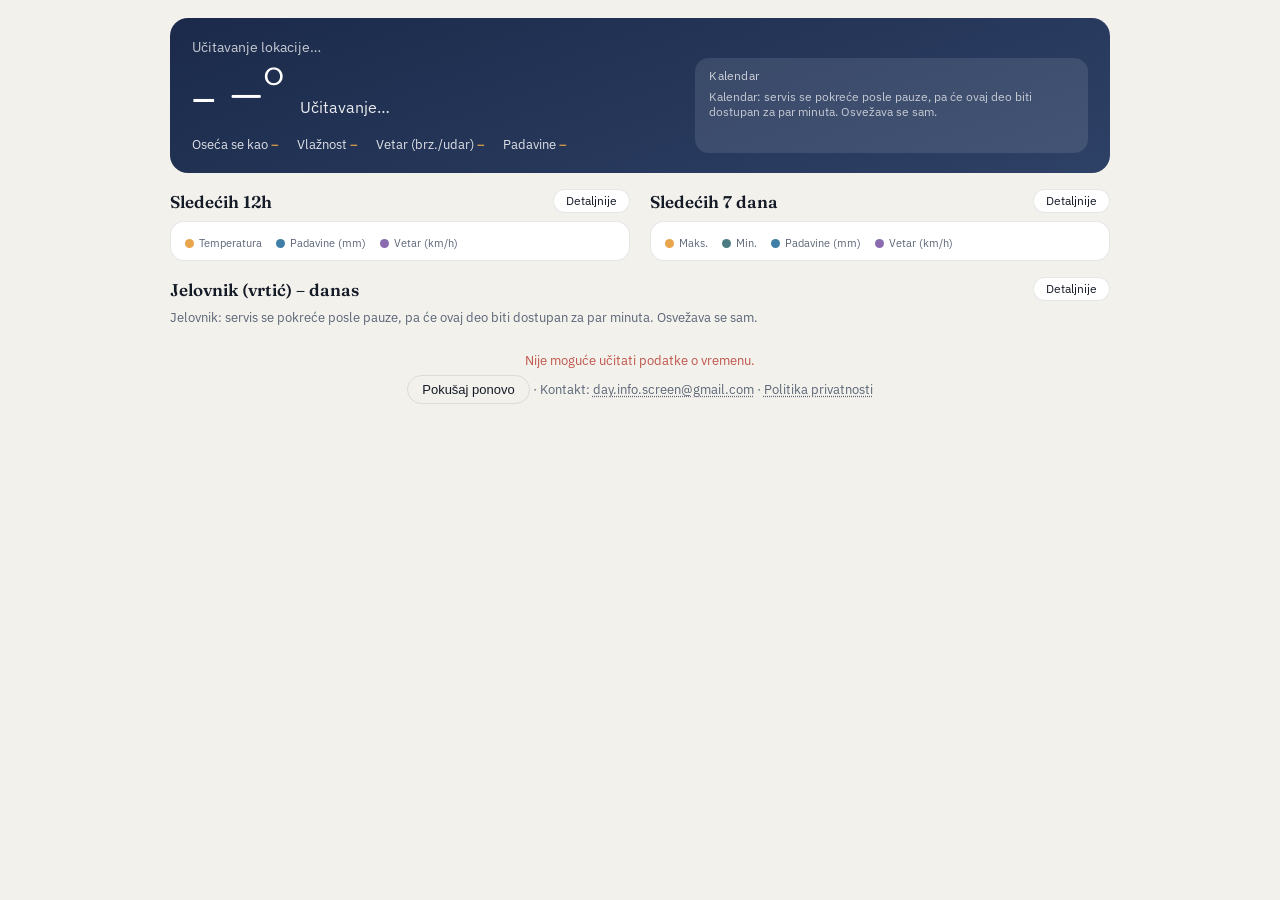
<file: index.html>
<!DOCTYPE html>
<html lang="sr">
<head>
<!-- Google tag (gtag.js) -->
<script async src="https://www.googletagmanager.com/gtag/js?id=G-FHY6W4KWC9"></script>
<script>
  window.dataLayer = window.dataLayer || [];
  function gtag(){dataLayer.push(arguments);}
  gtag('js', new Date());

  gtag('config', 'G-FHY6W4KWC9');
</script>
<meta charset="UTF-8">
<meta name="viewport" content="width=device-width, initial-scale=1, viewport-fit=cover">
<title>Info ekran</title>
<link rel="icon" type="image/svg+xml" sizes="any" href="[data-uri]">
<link rel="icon" type="image/png" sizes="32x32" href="[data-uri]">
<link rel="preconnect" href="https://fonts.googleapis.com">
<link rel="preconnect" href="https://fonts.gstatic.com" crossorigin>
<link href="https://fonts.googleapis.com/css2?family=Fraunces:opsz,wght@9..144,400;9..144,600&family=IBM+Plex+Sans:wght@400;500;600&display=swap" rel="stylesheet">
<style>
  :root{
    --sky-deep:#1b2a4a;
    --sky-mid:#2e4166;
    --amber:#e8a54b;
    --teal:#4a7c82;
    --rain:#3f7ea6;
    --wind:#8a6bb0;
    --ink:#141a26;
    --bg:#f3f1ec;
    --panel:#ffffff;
    --muted:#5b6577;
    --line:rgba(20,26,38,0.1);
    box-sizing:border-box;
    padding-top:env(safe-area-inset-top,0px);
    padding-bottom:env(safe-area-inset-bottom,0px);
  }
  @media (prefers-color-scheme: dark){
    :root:not([data-theme="light"]){
      --bg:#10141f; --panel:#1a2032; --ink:#eef0f5;
      --muted:#9aa3b8; --line:rgba(238,240,245,0.12);
    }
  }
  :root[data-theme="dark"]{
    --bg:#10141f; --panel:#1a2032; --ink:#eef0f5;
    --muted:#9aa3b8; --line:rgba(238,240,245,0.12);
  }
  html{scroll-padding-top:env(safe-area-inset-top,0px);height:100%;}
  *{box-sizing:border-box;}
  body{
    margin:0;min-height:100%;background:var(--bg);color:var(--ink);
    font-family:'IBM Plex Sans',system-ui,sans-serif;-webkit-font-smoothing:antialiased;
  }
  .wrap{max-width:640px;margin:0 auto;padding:18px 20px 36px;}
  .hero{
    background:linear-gradient(160deg,var(--sky-deep),var(--sky-mid));color:#fff;
    border-radius:18px;padding:20px 22px;margin:0 0 16px;overflow:hidden;
  }
  .hero .loc{font-size:14px;opacity:.75;margin-bottom:2px;}
  .hero-top{display:grid;grid-template-columns:1fr auto;align-items:start;gap:16px;}
  .weather-col{min-width:0;}
  .hero .now{display:flex;align-items:baseline;gap:14px;}
  .hero .temp{font-family:'Fraunces',serif;font-size:64px;font-weight:600;line-height:1;}
  .hero .desc{font-size:16px;opacity:.9;}
  .hero .icon{font-size:40px;line-height:1;}
  .aqi-block{
    text-align:center;flex-shrink:0;border-radius:14px;align-self:center;
    padding:10px 20px;min-width:120px;background:rgba(255,255,255,0.14);
  }
  .aqi-label{font-size:12px;opacity:.75;letter-spacing:.02em;}
  .aqi-num{font-family:'Fraunces',serif;font-weight:600;font-size:56px;line-height:1;}
  .aqi-cat{font-size:12px;opacity:.9;margin-top:2px;}
  .hero .meta{display:flex;gap:14px 18px;margin-top:14px;font-size:13px;opacity:.85;flex-wrap:wrap;}
  .hero .meta span b{color:var(--amber);font-weight:600;}
  @media (orientation:portrait){
    .hero-top{grid-template-columns:1fr;}
    .aqi-block{justify-self:center;margin-top:4px;}
  }
  /* kalendar je skriven dok nema šta da prikaže; JS dodaje body.cal-on kad ima stavki */
  .cal-hero, .cal-section{display:none;}
  body.cal-on .cal-section{display:block;}
  @media (orientation:landscape) and (min-width:860px){
    body.cal-on .hero-top{grid-template-columns:minmax(0,1.2fr) auto minmax(0,1fr);}
    body.cal-on .weather-col{grid-column:1;}
    body.cal-on .aqi-block{grid-column:2;}
    body.cal-on .cal-hero{
      display:block;grid-column:3;align-self:stretch;min-width:0;
      background:rgba(255,255,255,0.10);border-radius:14px;padding:10px 14px;
    }
    body.cal-on .cal-section{display:none;}
  }
  .cal-hero-label{font-size:12px;opacity:.75;letter-spacing:.02em;margin-bottom:6px;}
  .cal-hero .cal-item{color:#fff;}
  .cal-hero .cal-date{color:var(--amber);}
  .cal-hero .cal-loc{color:#fff;opacity:.75;}
  .cal-hero .cal-empty{color:rgba(255,255,255,.7);}

  .forecast-grid{display:flex;flex-direction:column;gap:18px;}
  .col{min-width:0;}
  .col-head{display:flex;align-items:center;justify-content:space-between;gap:10px;margin-bottom:8px;}
  .colTitle{
    font-family:'Fraunces',serif;font-weight:600;font-size:17px;
    margin:0;color:var(--ink);
  }
  .toggle-btn{
    flex-shrink:0;border-radius:14px;padding:5px 12px;
    border:1px solid var(--line);background:var(--panel);color:var(--ink);
    font-size:12px;line-height:1;cursor:pointer;font-family:inherit;
    transition:background .15s ease, color .15s ease, border-color .15s ease;
  }
  .toggle-btn:hover{border-color:var(--sky-deep);}
  .toggle-btn[aria-expanded="true"]{
    background:var(--sky-deep);color:#fff;border-color:var(--sky-deep);
  }
  @media (min-width:860px){
    .wrap{max-width:980px;}
    .forecast-grid{flex-direction:row;align-items:flex-start;gap:20px;}
    .col{flex:1;}
  }

  .chart-card{
    background:var(--panel);border:1px solid var(--line);border-radius:14px;
    padding:14px 14px 8px;margin-bottom:8px;
  }
  .chart-legend{display:flex;gap:14px;font-size:11px;color:var(--muted);margin-bottom:2px;}
  .chart-legend span{display:inline-flex;align-items:center;gap:5px;}
  .chart-legend i{width:9px;height:9px;border-radius:50%;display:inline-block;}

  .details{display:none;margin-top:8px;}
  .details.open{display:block;}

  .detail-card{
    background:var(--panel);border:1px solid var(--line);border-radius:14px;
    padding:14px 16px;margin-bottom:8px;
  }
  .detail-card .dtop{display:flex;align-items:center;gap:12px;}
  .detail-card .dname{width:64px;font-weight:500;font-size:14px;flex-shrink:0;}
  .detail-card .ddate{font-size:12px;color:var(--muted);display:block;}
  .detail-card .dic{font-size:24px;width:30px;text-align:center;flex-shrink:0;}
  .detail-card .ddesc{flex:1;font-size:13px;color:var(--muted);min-width:0;}
  .detail-card .drange{font-size:14px;font-weight:600;white-space:nowrap;}
  .detail-card .drange .lo{color:var(--muted);font-weight:400;}
  .detail-card .dstats{
    display:flex;flex-wrap:wrap;gap:4px 16px;margin-top:10px;
    border-top:1px solid var(--line);padding-top:10px;
  }
  .detail-card .dstat{font-size:12px;color:var(--muted);white-space:nowrap;}
  .detail-card .dstat b{color:var(--ink);font-weight:500;}
  .menu-status{font-size:13px;color:var(--muted);margin-bottom:8px;}
  .menu-status:empty{display:none;}
  .menu-today-grid{
    display:grid;grid-template-columns:repeat(4,1fr);gap:10px;margin-bottom:10px;
  }
  @media (max-width:640px){ .menu-today-grid{grid-template-columns:repeat(2,1fr);} }
  @media (orientation:portrait){ .menu-today-grid{grid-template-columns:1fr;} }
  .meal-cell{
    background:var(--panel);border:1px solid var(--line);border-radius:12px;
    padding:10px 12px;
  }
  .meal-cell .meal-label{
    font-size:11px;color:var(--muted);text-transform:uppercase;letter-spacing:.03em;
    margin-bottom:5px;display:flex;align-items:center;gap:5px;
  }
  .meal-cell .meal-value{font-size:13px;color:var(--ink);line-height:1.45;}
  .meal-paren{color:var(--muted);}
  /* hint umesto zagrada samo u landscape-u i samo na uređajima sa mišem (hover);
     na ekranima osetljivim na dodir tekst u zagradama ostaje vidljiv */
  @media (orientation:landscape) and (hover:hover){
    .meal-paren{display:none;}
    .meal-cell .meal-value[title]{border-bottom:1px dotted var(--muted);cursor:help;}
  }

  .cal-section{margin-bottom:16px;}
  .cal-list{
    background:var(--panel);border:1px solid var(--line);border-radius:12px;
    padding:8px 14px;
  }
  .cal-item{font-size:13px;line-height:1.5;padding:3px 0;color:var(--ink);}
  .cal-date{font-weight:600;white-space:nowrap;}
  .cal-loc{color:var(--muted);}
  .cal-empty{font-size:12px;color:var(--muted);}

  .menu-section{margin-top:8px;}
  .menu-card{
    background:var(--panel);border:1px solid var(--line);border-radius:14px;
    padding:16px;text-align:center;
  }
  .menu-img{max-width:100%;border-radius:10px;display:block;margin:0 auto;}
  .menu-fallback{
    color:#c0554a;font-size:13px;padding:22px 10px;
  }
  .menu-fallback.waiting{color:var(--muted);}
  .menu-link{
    display:inline-block;margin-top:12px;font-size:13px;color:var(--sky-deep);text-decoration:none;
    border:1px solid var(--line);border-radius:20px;padding:7px 14px;
  }
  @media (prefers-color-scheme: dark){ :root:not([data-theme="light"]) .menu-link{color:#9db4ea;} }
  :root[data-theme="dark"] .menu-link{color:#9db4ea;}

  .status{font-size:13px;color:var(--muted);margin-top:18px;text-align:center;}
  .status a{color:inherit;text-decoration:underline dotted;text-underline-offset:2px;}
  .status button{
    background:none;border:1px solid var(--line);color:var(--ink);
    padding:6px 14px;border-radius:20px;font-size:13px;cursor:pointer;margin-top:6px;
  }
  .err{color:#c0554a;}
</style>
</head>
<body>
<div class="wrap">

  <div class="hero" id="hero">
    <div class="loc" id="loc">Učitavanje lokacije…</div>
    <div class="hero-top">
      <div class="weather-col">
        <div class="now">
          <div class="icon" id="heroIcon">–</div>
          <div class="temp" id="heroTemp">–°</div>
          <div class="desc" id="heroDesc">Učitavanje…</div>
        </div>
        <div class="meta">
          <span>Oseća se kao <b id="heroFeels">–</b></span>
          <span>Vlažnost <b id="heroHum">–</b></span>
          <span>Vetar (brz./udar) <b id="heroWind">–</b></span>
          <span>Padavine <b id="heroPrecip">–</b></span>
        </div>
      </div>
      <div class="aqi-block" id="aqiBlock" style="display:none;">
        <div class="aqi-label">AQI</div>
        <div class="aqi-num" id="aqiNum">–</div>
        <div class="aqi-cat" id="aqiCat">–</div>
      </div>
      <div class="cal-hero" id="calHero">
        <div class="cal-hero-label">Kalendar</div>
        <div id="calHeroBody"><div class="cal-empty">Učitavanje…</div></div>
      </div>
    </div>
  </div>

  <section class="cal-section">
    <div class="col-head">
      <h2 class="colTitle">Kalendar</h2>
    </div>
    <div class="cal-list" id="calBody"><div class="cal-empty">Učitavanje…</div></div>
  </section>

  <div class="forecast-grid">
    <section class="col">
      <div class="col-head">
        <h2 class="colTitle">Sledećih 12h</h2>
        <button class="toggle-btn" id="hourlyBtn" aria-expanded="false">Detaljnije</button>
      </div>
      <div class="chart-card">
        <div class="chart-legend"><span><i style="background:var(--amber)"></i>Temperatura</span><span><i style="background:var(--rain)"></i>Padavine (mm)</span><span><i style="background:var(--wind)"></i>Vetar (km/h)</span></div>
        <div id="hourlyChart"></div>
      </div>
      <div class="details" id="hourlyDetails"></div>
    </section>

    <section class="col">
      <div class="col-head">
        <h2 class="colTitle">Sledećih 7 dana</h2>
        <button class="toggle-btn" id="dailyBtn" aria-expanded="false">Detaljnije</button>
      </div>
      <div class="chart-card">
        <div class="chart-legend">
          <span><i style="background:var(--amber)"></i>Maks.</span>
          <span><i style="background:var(--teal)"></i>Min.</span>
          <span><i style="background:var(--rain)"></i>Padavine (mm)</span>
          <span><i style="background:var(--wind)"></i>Vetar (km/h)</span>
        </div>
        <div id="dailyChart"></div>
      </div>
      <div class="details" id="dailyDetails"></div>
    </section>
  </div>

  <section class="menu-section">
    <div class="col-head">
      <h2 class="colTitle">Jelovnik (vrtić) – <span id="menuDanName">danas</span></h2>
      <button class="toggle-btn" id="menuImgBtn" aria-expanded="false">Detaljnije</button>
    </div>

    <div class="menu-status" id="menuTodayStatus"></div>
    <div class="menu-today-grid" id="menuTodayStats"></div>

    <div class="details" id="menuImgDetails">
      <div class="menu-card" id="menuCard">
        <img id="menuImg" class="menu-img" alt="Jelovnik vrtić" style="display:none;">
        <div id="menuFallback" class="menu-fallback" style="display:none;">
          Slika se nije učitala (servis ili sajt trenutno nije dostupan).
        </div>
        <a id="menuLink" class="menu-link" target="_blank" rel="noopener">Otvori jelovnik na sajtu ↗</a>
      </div>
    </div>
  </section>

  <div class="status">
    <span id="status">Podaci: Open-Meteo</span>
    <span class="status-contact"> · Kontakt: <a href="mailto:day.info.screen@gmail.com">day.info.screen@gmail.com</a></span>
    <span class="status-contact"> · <a href="privacy.html">Politika privatnosti</a></span>
  </div>
</div>

<script>
const WMO = {
  0:['☀️','Vedro'],1:['🌤️','Pretežno vedro'],2:['⛅','Delimično oblačno'],3:['☁️','Oblačno'],
  45:['🌫️','Magla'],48:['🌫️','Slana magla'],
  51:['🌦️','Slaba rosulja'],53:['🌦️','Rosulja'],55:['🌦️','Jaka rosulja'],
  56:['🌧️','Ledena rosulja'],57:['🌧️','Jaka ledena rosulja'],
  61:['🌧️','Slaba kiša'],63:['🌧️','Kiša'],65:['🌧️','Jaka kiša'],
  66:['🌧️','Ledena kiša'],67:['🌧️','Jaka ledena kiša'],
  71:['🌨️','Slab sneg'],73:['🌨️','Sneg'],75:['❄️','Jak sneg'],77:['❄️','Snežna zrna'],
  80:['🌦️','Slabi pljuskovi'],81:['🌧️','Pljuskovi'],82:['⛈️','Jaki pljuskovi'],
  85:['🌨️','Snežni pljuskovi'],86:['❄️','Jaki snežni pljuskovi'],
  95:['⛈️','Grmljavina'],96:['⛈️','Grmljavina sa gradom'],99:['⛈️','Jaka grmljavina sa gradom']
};
const dayShort = ['Ned','Pon','Uto','Sre','Čet','Pet','Sub'];
const BELGRADE = {lat:44.8125, lon:20.4612, name:'Beograd'};

function wmoInfo(code){ return WMO[code] || ['🌡️','Vreme']; }
function windLabel(speed, gust){ return Math.round(speed) + '/' + Math.round(gust) + ' km/h'; }

function buildUrl(lat, lon){
  return `https://api.open-meteo.com/v1/forecast?latitude=${lat}&longitude=${lon}` +
    `&hourly=temperature_2m,relative_humidity_2m,apparent_temperature,precipitation,wind_speed_10m,wind_gusts_10m,weather_code` +
    `&daily=weather_code,temperature_2m_max,temperature_2m_min,precipitation_sum,wind_speed_10m_max,wind_gusts_10m_max,uv_index_max,uv_index_clear_sky_max` +
    `&timezone=auto&forecast_days=8`;
}

function buildAqiUrl(lat, lon){
  return `https://air-quality-api.open-meteo.com/v1/air-quality?latitude=${lat}&longitude=${lon}` +
    `&current=us_aqi,european_aqi&timezone=auto`;
}

function aqiCategory(aqi){
  if(aqi<=50)  return {label:'Dobar', color:'#5fa777'};
  if(aqi<=100) return {label:'Umeren', color:'#d8b84a'};
  if(aqi<=150) return {label:'Nezdrav za osetljive grupe', color:'#dd8a45'};
  if(aqi<=200) return {label:'Nezdrav', color:'#c0554a'};
  if(aqi<=300) return {label:'Vrlo nezdrav', color:'#8a5aa8'};
  return {label:'Opasan', color:'#7a3b40'};
}

function contrastText(hex){
  const c = hex.replace('#','');
  const r = parseInt(c.substr(0,2),16), g = parseInt(c.substr(2,2),16), b = parseInt(c.substr(4,2),16);
  const lum = (0.299*r + 0.587*g + 0.114*b) / 255;
  return lum > 0.6 ? '#141a26' : '#ffffff';
}

function findCurrentIndex(times){
  const now = new Date();
  for(let i=0;i<times.length;i++){ if(new Date(times[i]) >= now) return i; }
  return 0;
}

/* ---- generic SVG line chart ---- */
function svgLineChart(labels, series, height){
  const hasLeftAxis = series.some(s=>s.axisUnit && s.axisSide === 'left');
  const hasRightAxis = series.some(s=>s.axisUnit && s.axisSide !== 'left');
  const W=600, H=height, padL=hasLeftAxis?44:16, padR=hasRightAxis?44:16, padT=24, padB=22;
  const plotW=W-padL-padR, plotH=H-padT-padB;
  const n = labels.length;
  const x = i => padL + (n===1 ? plotW/2 : i*(plotW/(n-1)));

  const groups = {};
  series.forEach(s=>{
    const g = s.scaleGroup || 'main';
    (groups[g] = groups[g] || []).push(s);
  });
  const range = {};
  Object.keys(groups).forEach(g=>{
    const zeroBase = groups[g].some(s=>s.zeroBase);
    const vals = groups[g].flatMap(s=>s.values);
    let min = zeroBase ? 0 : Math.min(...vals);
    let max = Math.max(...vals);
    if(max <= min) max = min + 1;
    range[g] = {min,max};
  });
  const y = (v,g) => { const r=range[g]; return padT + plotH - ((v-r.min)/(r.max-r.min))*plotH; };

  let svg = `<svg viewBox="0 0 ${W} ${H}" preserveAspectRatio="none" style="width:100%;height:${H}px;display:block;font-family:'IBM Plex Sans',sans-serif;">`;

  series.forEach(s=>{
    const g = s.scaleGroup || 'main';
    const pts = s.values.map((v,i)=>`${x(i)},${y(v,g)}`).join(' ');
    if(s.area){
      svg += `<polygon points="${x(0)},${padT+plotH} ${pts} ${x(n-1)},${padT+plotH}" fill="${s.color}" opacity="0.12"/>`;
    }
    svg += `<polyline points="${pts}" fill="none" stroke="${s.color}" stroke-width="2.5" stroke-linejoin="round" stroke-linecap="round" ${s.dash?`stroke-dasharray="${s.dash}"`:''}/>`;
    s.values.forEach((v,i)=>{
      svg += `<circle cx="${x(i)}" cy="${y(v,g)}" r="2.8" fill="${s.color}"/>`;
      if(s.showValues!==false){
        svg += `<text x="${x(i)}" y="${y(v,g)+(s.labelBelow?16:-8)}" font-size="10" text-anchor="middle" fill="${s.color}">${s.unit==='mm' ? v.toFixed(1) : Math.round(v)+'°'}</text>`;
      }
    });
  });

  // bočne ose: gore je maksimum u prikazanom periodu, 0 je dno grafika
  // (padavine su na desnoj strani, vetar na levoj)
  series.forEach(s=>{
    if(!s.axisUnit) return;
    const left = s.axisSide === 'left';
    const digits = s.axisDigits === undefined ? 1 : s.axisDigits;
    const fmt = v => String(+v.toFixed(digits));
    const tx = left ? 3 : W - 3;
    const anchor = left ? 'start' : 'end';
    const realMax = Math.max(...s.values);
    if(realMax > 0){
      svg += `<text x="${tx}" y="${padT + 9}" font-size="9" text-anchor="${anchor}" fill="${s.color}">${fmt(realMax)} ${s.axisUnit}</text>`;
      svg += `<text x="${tx}" y="${padT + plotH}" font-size="9" text-anchor="${anchor}" fill="${s.color}">0</text>`;
    } else {
      svg += `<text x="${tx}" y="${padT + plotH - 4}" font-size="9" text-anchor="${anchor}" fill="${s.color}">0 ${s.axisUnit}</text>`;
    }
  });

  labels.forEach((lab,i)=>{
    svg += `<text x="${x(i)}" y="${H-6}" font-size="10" text-anchor="middle" fill="var(--muted)">${lab}</text>`;
  });

  svg += `</svg>`;
  return svg;
}

/* ---- hero ---- */
function renderHero(data, locLabel){
  const h = data.hourly;
  const idx = findCurrentIndex(h.time);
  const [icon, desc] = wmoInfo(h.weather_code[idx]);
  document.getElementById('loc').textContent = locLabel;
  document.getElementById('heroIcon').textContent = icon;
  document.getElementById('heroTemp').textContent = Math.round(h.temperature_2m[idx]) + '°';
  document.getElementById('heroDesc').textContent = desc;
  document.getElementById('heroWind').textContent = windLabel(h.wind_speed_10m[idx], h.wind_gusts_10m[idx]);
  document.getElementById('heroFeels').textContent = Math.round(h.apparent_temperature[idx]) + '°';
  document.getElementById('heroHum').textContent = h.relative_humidity_2m[idx] + '%';
  document.getElementById('heroPrecip').textContent = h.precipitation[idx] + ' mm';
}

function renderAqi(aqiData){
  const block = document.getElementById('aqiBlock');
  const aqi = aqiData && aqiData.current ? aqiData.current.us_aqi : null;
  if(aqi==null){ block.style.display = 'none'; return; }
  const cat = aqiCategory(aqi);
  const text = contrastText(cat.color);
  block.style.background = cat.color;
  block.style.color = text;
  document.getElementById('aqiNum').textContent = aqi;
  document.getElementById('aqiCat').textContent = cat.label;
  block.style.display = 'block';
}

/* ---- hourly: chart + details ---- */
function renderHourly(data){
  const h = data.hourly;
  const start = findCurrentIndex(h.time);
  const idxs = [];
  for(let i=start; i<start+12 && i<h.time.length; i++) idxs.push(i);

  const labels = idxs.map((i,k)=> k===0 ? 'Sada' : String(new Date(h.time[i]).getHours()).padStart(2,'0')+'h');
  const temps = idxs.map(i => h.temperature_2m[i]);
  const precips = idxs.map(i => h.precipitation[i]);
  const winds = idxs.map(i => h.wind_speed_10m[i]);
  document.getElementById('hourlyChart').innerHTML = svgLineChart(labels, [
    {values:temps, color:'var(--amber)'},
    {values:precips, color:'var(--rain)', scaleGroup:'precip', zeroBase:true, unit:'mm', axisUnit:'mm', showValues:false, dash:'4,3'},
    {values:winds, color:'var(--wind)', scaleGroup:'wind', zeroBase:true, unit:'km/h', axisUnit:'km/h', axisSide:'left', axisDigits:0, showValues:false, dash:'1,3'}
  ], 150);

  const det = document.getElementById('hourlyDetails');
  det.innerHTML = '';
  idxs.forEach((i,k)=>{
    const d = new Date(h.time[i]);
    const hh = String(d.getHours()).padStart(2,'0') + ':00';
    const [icon, desc] = wmoInfo(h.weather_code[i]);
    const temp = Math.round(h.temperature_2m[i]);
    const feels = Math.round(h.apparent_temperature[i]);
    det.insertAdjacentHTML('beforeend', `
      <div class="detail-card">
        <div class="dtop">
          <div class="dname">${k===0 ? 'Sada' : hh}</div>
          <div class="dic">${icon}</div>
          <div class="ddesc">${desc}</div>
          <div class="drange">${temp}°</div>
        </div>
        <div class="dstats">
          <div class="dstat">🌡️ oseća se <b>${feels}°</b></div>
          <div class="dstat">💧 padavine <b>${h.precipitation[i]} mm</b></div>
          <div class="dstat">💦 vlažnost <b>${h.relative_humidity_2m[i]}%</b></div>
          <div class="dstat">💨 vetar (brz./udar) <b>${windLabel(h.wind_speed_10m[i], h.wind_gusts_10m[i])}</b></div>
        </div>
      </div>
    `);
  });
}

/* ---- daily: chart + details ---- */
function renderDaily(data){
  const dl = data.daily;
  const n = Math.min(7, dl.time.length);
  const today = new Date(); today.setHours(0,0,0,0);

  const labels = [];
  for(let i=0;i<n;i++){
    const d = new Date(dl.time[i]);
    labels.push(d.getTime()===today.getTime() ? 'Danas' : dayShort[d.getDay()]);
  }
  const maxT = dl.temperature_2m_max.slice(0,n);
  const minT = dl.temperature_2m_min.slice(0,n);
  const precipSum = dl.precipitation_sum.slice(0,n);
  const windMax = dl.wind_speed_10m_max.slice(0,n);
  document.getElementById('dailyChart').innerHTML = svgLineChart(labels, [
    {values:maxT, color:'var(--amber)'},
    {values:minT, color:'var(--teal)', labelBelow:true},
    {values:precipSum, color:'var(--rain)', scaleGroup:'precip', zeroBase:true, unit:'mm', axisUnit:'mm', showValues:false, dash:'4,3'},
    {values:windMax, color:'var(--wind)', scaleGroup:'wind', zeroBase:true, unit:'km/h', axisUnit:'km/h', axisSide:'left', axisDigits:0, showValues:false, dash:'1,3'}
  ], 150);

  const det = document.getElementById('dailyDetails');
  det.innerHTML = '';
  for(let i=0;i<n;i++){
    const d = new Date(dl.time[i]);
    const isToday = d.getTime() === today.getTime();
    const [icon, desc] = wmoInfo(dl.weather_code[i]);
    const max = Math.round(dl.temperature_2m_max[i]);
    const min = Math.round(dl.temperature_2m_min[i]);
    const uv = Math.round(dl.uv_index_max[i]*10)/10;
    const uvClear = Math.round(dl.uv_index_clear_sky_max[i]*10)/10;
    det.insertAdjacentHTML('beforeend', `
      <div class="detail-card">
        <div class="dtop">
          <div class="dname">${isToday ? 'Danas' : dayShort[d.getDay()]}<span class="ddate">${d.getDate()}.${d.getMonth()+1}.</span></div>
          <div class="dic">${icon}</div>
          <div class="ddesc">${desc}</div>
          <div class="drange">${max}° <span class="lo">${min}°</span></div>
        </div>
        <div class="dstats">
          <div class="dstat">💧 padavine <b>${dl.precipitation_sum[i]} mm</b></div>
          <div class="dstat">💨 vetar (brz./udar) <b>${windLabel(dl.wind_speed_10m_max[i], dl.wind_gusts_10m_max[i])}</b></div>
          <div class="dstat">☀️ UV maks (obl./vedro) <b>${uv} / ${uvClear}</b></div>
        </div>
      </div>
    `);
  }
}

document.getElementById('hourlyBtn').addEventListener('click', (e) => {
  const d = document.getElementById('hourlyDetails');
  const open = d.classList.toggle('open');
  e.currentTarget.setAttribute('aria-expanded', open);
  e.currentTarget.textContent = open ? 'Sakrij' : 'Detaljnije';
});
document.getElementById('dailyBtn').addEventListener('click', (e) => {
  const d = document.getElementById('dailyDetails');
  const open = d.classList.toggle('open');
  e.currentTarget.setAttribute('aria-expanded', open);
  e.currentTarget.textContent = open ? 'Sakrij' : 'Detaljnije';
});

let lastLocation = null;   // poslednja korišćena lokacija, da osvežavanje ne traži dozvolu ponovo

async function loadWeather(lat, lon, locLabel, silent = false){
  lastLocation = {lat, lon, locLabel};
  const status = document.getElementById('status');
  try{
    const res = await fetch(buildUrl(lat, lon));
    if(!res.ok) throw new Error('Mrežna greška');
    const data = await res.json();
    renderHero(data, locLabel);
    renderHourly(data);
    renderDaily(data);
    status.innerHTML = 'Podaci: Open-Meteo · ažurirano ' +
      new Date().toLocaleTimeString('sr-RS',{hour:'2-digit',minute:'2-digit'});
  }catch(e){
    if(silent) return;   // osvežavanje u pozadini ne briše prikazane podatke; vreme "ažurirano" pokazuje koliko su stari
    status.innerHTML = '<span class="err">Nije moguće učitati podatke o vremenu.</span><br><button onclick="init()">Pokušaj ponovo</button>';
    return;
  }
  try{
    const aqiRes = await fetch(buildAqiUrl(lat, lon));
    if(aqiRes.ok) renderAqi(await aqiRes.json());
  }catch(e){ /* AQI je opcioni podatak - tiho preskačemo ako ne uspe */ }
}

function init(){
  document.getElementById('status').textContent = 'Učitavanje…';
  if(navigator.geolocation){
    const timeout = setTimeout(() => {
      loadWeather(BELGRADE.lat, BELGRADE.lon, BELGRADE.name + ' (podrazumevano)');
    }, 4000);
    navigator.geolocation.getCurrentPosition(
      pos => { clearTimeout(timeout); loadWeather(pos.coords.latitude, pos.coords.longitude, 'Vaša lokacija'); },
      () => { clearTimeout(timeout); loadWeather(BELGRADE.lat, BELGRADE.lon, BELGRADE.name + ' (podrazumevano)'); },
      {timeout:4000}
    );
  } else {
    loadWeather(BELGRADE.lat, BELGRADE.lon, BELGRADE.name + ' (podrazumevano)');
  }
}

/* ---- Jelovnik (vrtić) ---- */
// Servis radi scraping + AI čitanje tabele server-side (bez CORS problema).
const MENU_SERVICE_BASE = 'https://jelovnik-service.onrender.com';
const MENU_IMG_URL = MENU_SERVICE_BASE + '/jelovnik/vrtic';
const MENU_TODAY_URL = MENU_SERVICE_BASE + '/jelovnik/vrtic/danas';

/* ---- Servis na Render-u se uspava posle pauze; prvo buđenje može da traje i par minuta ---- */
const WAKE_NOTICE_AFTER_MS = 5000;    // posle ovoliko čekanja korisnik dobija poruku
const WAKE_POLL_MS = 8000;            // razmak između provera da li je servis ustao
const WAKE_MAX_MS = 5 * 60 * 1000;    // koliko dugo čekamo pre nego što odustanemo
const REQUEST_TIMEOUT_MS = 90000;     // Render drži zahtev dok se servis ne podigne
const WAKE_NOTE = 'servis se pokreće posle pauze, pa će ovaj deo biti dostupan za par minuta. Osvežava se sam.';
let serviceReady = false;
let wakeProbe = null;

function sleep(ms){ return new Promise(resolve => setTimeout(resolve, ms)); }

// Vraća {ok, body}. Baca grešku kad odgovor nije od našeg servisa (nema veze, istekao rok,
// ili Render-ova stranica "budi se" umesto JSON-a) - to tumačimo kao "servis se još budi".
async function serviceJson(url, timeoutMs){
  const ctrl = new AbortController();
  const timer = setTimeout(() => ctrl.abort(), timeoutMs);
  try{
    const res = await fetch(url, {signal: ctrl.signal});
    if(res.status === 429){
      return {ok: false, body: {greska: 'Previše zahteva ka servisu. Pokušaj ponovo za nekoliko minuta.'}};
    }
    const body = await res.json();
    if(!res.ok && !(body && body.greska)) throw new Error('nije odgovor servisa');
    serviceReady = true;
    return {ok: res.ok, body};
  }finally{
    clearTimeout(timer);
  }
}

// Jedna zajednička provera za sve delove stranice: čeka da servis odgovori na početnu putanju.
function probeService(){
  if(!wakeProbe){
    wakeProbe = (async () => {
      const started = Date.now();
      while(Date.now() - started < WAKE_MAX_MS){
        try{
          const r = await serviceJson(MENU_SERVICE_BASE + '/?t=' + Date.now(), 10000);
          if(r.ok && r.body && r.body.status === 'ok') return true;
        }catch(e){ /* još se ne javlja */ }
        await sleep(WAKE_POLL_MS);
      }
      return false;
    })();
  }
  return wakeProbe;
}

// Dohvata podatke sa servisa. Dok čeka duže od WAKE_NOTICE_AFTER_MS (ili ako zahtev propadne)
// poziva onWaiting() da prikaže poruku; kad servis ustane, zahtev se ponavlja.
async function fetchServiceData(url, onWaiting){
  const noticeTimer = setTimeout(onWaiting, WAKE_NOTICE_AFTER_MS);
  try{
    return await serviceJson(url, REQUEST_TIMEOUT_MS);
  }catch(e){
    onWaiting();
    if(!(await probeService())) throw new Error('servis nije dostupan');
    return await serviceJson(url, REQUEST_TIMEOUT_MS);
  }finally{
    clearTimeout(noticeTimer);
  }
}
/* ---- kraj: buđenje servisa ---- */

// Tekst u zagradama (npr. alergeni) ostaje u HTML-u kao <span class="meal-paren">;
// CSS ga u landscape prikazu sakriva, a isti tekst je dostupan kao hint (title) na hover.
// U portretu se prikazuje ceo tekst, zajedno sa zagradama.
function mealCellHtml(emoji, label, text){
  text = text || '';
  const hints = [];
  const re = /(\s*)\(([^)]*)\)/g;   // razmak ispred zagrade ulazi u span, da nestane zajedno sa njom
  let html = '', last = 0, m;
  while((m = re.exec(text)) !== null){
    html += escapeHtml(text.slice(last, m.index));
    html += `<span class="meal-paren">${escapeHtml(m[1] + '(' + m[2] + ')')}</span>`;
    hints.push(m[2].trim());
    last = m.index + m[0].length;
  }
  html = (html + escapeHtml(text.slice(last))).trim();
  const hint = hints.join('; ');
  const titleAttr = hint ? ` title="${escapeHtml(hint).replace(/"/g, '&quot;')}"` : '';
  return `<div class="meal-cell"><div class="meal-label">${emoji} ${label}</div><div class="meal-value"${titleAttr}>${html || '–'}</div></div>`;
}

async function loadMenuToday(silent = false){
  const nameEl = document.getElementById('menuDanName');
  const statusEl = document.getElementById('menuTodayStatus');
  const statsEl = document.getElementById('menuTodayStats');
  try{
    const {body: data} = await fetchServiceData(MENU_TODAY_URL, () => {
      if(!silent) statusEl.textContent = 'Jelovnik: ' + WAKE_NOTE;
    });
    if(silent && data.greska) return;   // osvežavanje u pozadini ne briše prikazani jelovnik greškom

    nameEl.textContent = data.dan || '–';

    if(data.poruka){
      statusEl.textContent = data.poruka;
      statsEl.innerHTML = '';
      return;
    }
    if(data.greska){
      statusEl.textContent = data.greska;
      statsEl.innerHTML = '';
      return;
    }

    statusEl.textContent = '';
    statsEl.innerHTML =
      mealCellHtml('🍳', 'Doručak', data.dorucak) +
      mealCellHtml('🍎', 'Voće', data.voce) +
      mealCellHtml('🥪', 'Užina', data.uzina) +
      mealCellHtml('🍽️', 'Ručak', data.rucak);
  }catch(e){
    if(silent) return;
    statusEl.textContent = 'Nije moguće učitati jelovnik za danas.';
    statsEl.innerHTML = '';
  }
}

let menuImgLoaded = false;
function renderMenu(){
  if(menuImgLoaded) return;
  menuImgLoaded = true;
  const img = document.getElementById('menuImg');
  const fallback = document.getElementById('menuFallback');
  const link = document.getElementById('menuLink');

  link.href = MENU_IMG_URL;
  const IMG_ERROR = 'Slika se nije učitala (servis ili sajt trenutno nije dostupan).';
  const loadImage = () => {
    fallback.classList.remove('waiting');
    img.onload = () => { img.style.display = 'block'; fallback.style.display = 'none'; };
    img.onerror = () => { img.style.display = 'none'; fallback.textContent = IMG_ERROR; fallback.style.display = 'block'; };
    // cache-bust da izbegnemo zaglavljenu browser keš sliku od prošle nedelje
    img.src = MENU_IMG_URL + '?t=' + Date.now();
  };

  if(serviceReady){ loadImage(); return; }
  // servis se možda budi: sliku tražimo tek kad odgovori
  fallback.textContent = 'Slika jelovnika: ' + WAKE_NOTE;
  fallback.classList.add('waiting');
  fallback.style.display = 'block';
  probeService().then(ok => {
    if(ok){ loadImage(); return; }
    fallback.classList.remove('waiting');
    fallback.textContent = IMG_ERROR;
  });
}

document.getElementById('menuImgBtn').addEventListener('click', (e) => {
  const d = document.getElementById('menuImgDetails');
  const open = d.classList.toggle('open');
  e.currentTarget.setAttribute('aria-expanded', open);
  e.currentTarget.textContent = open ? 'Sakrij' : 'Detaljnije';
  if(open) renderMenu();
});

/* ---- Kalendar (preko backend servisa) ---- */
const CALENDAR_URL = MENU_SERVICE_BASE + '/calendar/next-days';

function escapeHtml(s){
  return String(s).replace(/&/g, '&amp;').replace(/</g, '&lt;').replace(/>/g, '&gt;');
}

function calendarItemsHtml(data){
  const items = [];
  data.days.forEach(day => {
    const [y, m, d] = day.date.split('-').map(Number);
    const dateLabel = `${dayShort[new Date(y, m - 1, d).getDay()]} ${String(d).padStart(2, '0')}.${String(m).padStart(2, '0')}.`;
    day.events.forEach(ev => {
      if(ev.continues) return; // nastavak događaja koji je već naveden na svom prvom danu
      const loc = ev.location ? ` · <span class="cal-loc">${escapeHtml(ev.location)}</span>` : '';
      const when = ev.time ? `${dateLabel} ${ev.time}` : dateLabel;
      items.push(`<div class="cal-item"><span class="cal-date">${when}</span> · <span class="cal-title">${escapeHtml(ev.title)}</span>${loc}</div>`);
    });
  });
  return items.join('');
}

// isti sadržaj ide u oba bloka; CSS (orijentacija) bira koji je vidljiv
function setCalendarHtml(html){
  document.getElementById('calBody').innerHTML = html;
  document.getElementById('calHeroBody').innerHTML = html;
}

async function initCalendar(silent = false){
  try{
    const {ok, body: data} = await fetchServiceData(CALENDAR_URL, () => {
      if(silent) return;
      setCalendarHtml('<div class="cal-empty">Kalendar: ' + WAKE_NOTE + '</div>');
      document.body.classList.add('cal-on');
    });
    if(!ok || data.greska) throw new Error(data.greska || 'greška');
    const html = calendarItemsHtml(data);
    // bez događaja kalendar se uopšte ne prikazuje
    if(html) setCalendarHtml(html);
    document.body.classList.toggle('cal-on', !!html);
  }catch(e){
    if(silent) return;   // osvežavanje u pozadini zadržava ono što je već prikazano
    // greška ostaje vidljiva, da se ne bi pogrešno zaključilo da nema događaja
    setCalendarHtml('<div class="cal-empty">Kalendar trenutno nije dostupan.</div>');
    document.body.classList.add('cal-on');
  }
}

/* ---- Automatsko osvežavanje: stranica radi kao ekran koji stoji uključen ---- */
const REFRESH_MS = 10 * 60 * 1000;   // vreme, jelovnik i kalendar se osvežavaju na 10 minuta
let lastRefresh = Date.now();

function refreshAll(){
  lastRefresh = Date.now();
  if(lastLocation) loadWeather(lastLocation.lat, lastLocation.lon, lastLocation.locLabel, true);
  loadMenuToday(true);
  initCalendar(true);
}

setInterval(refreshAll, REFRESH_MS);
// pregledači usporavaju tajmere dok je kartica skrivena, pa pri povratku osveži ako su podaci stari
document.addEventListener('visibilitychange', () => {
  if(!document.hidden && Date.now() - lastRefresh > REFRESH_MS) refreshAll();
});

init();
loadMenuToday();
initCalendar();
</script>
</body>
</html>
</file>
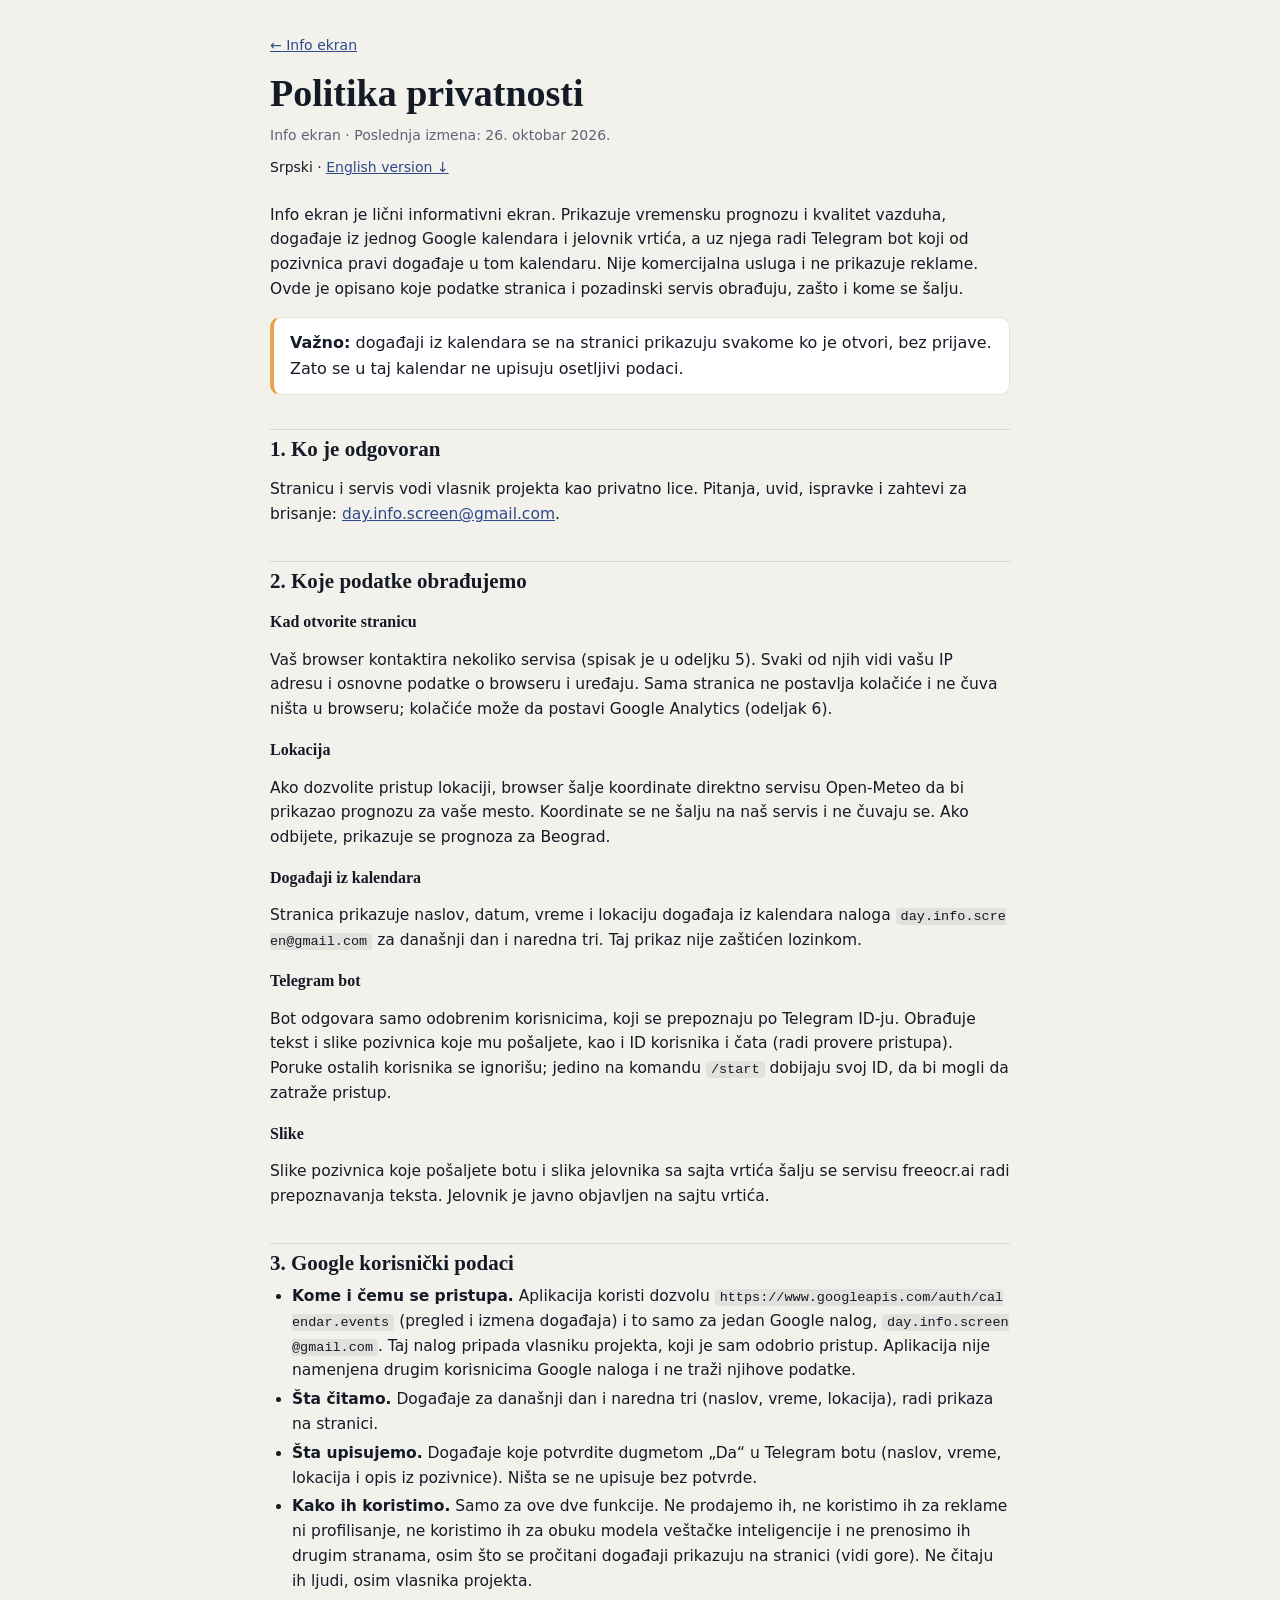
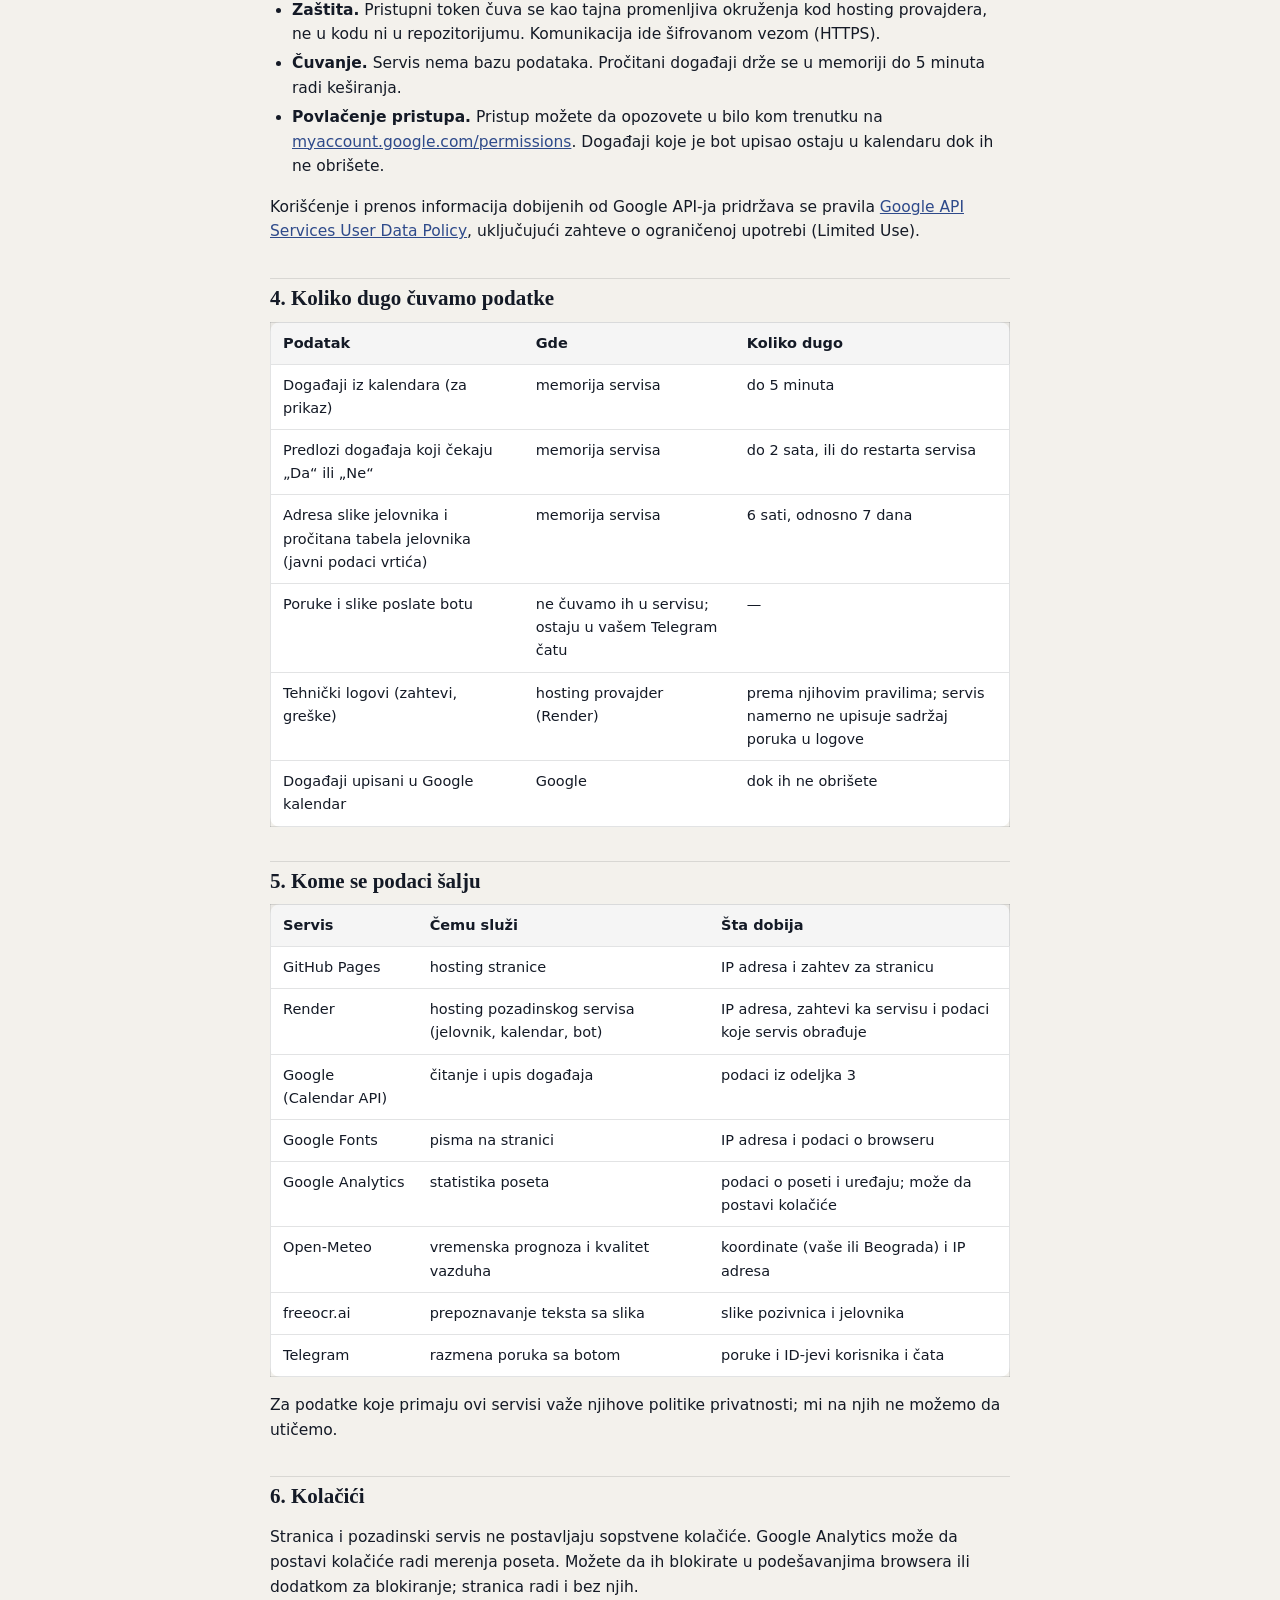
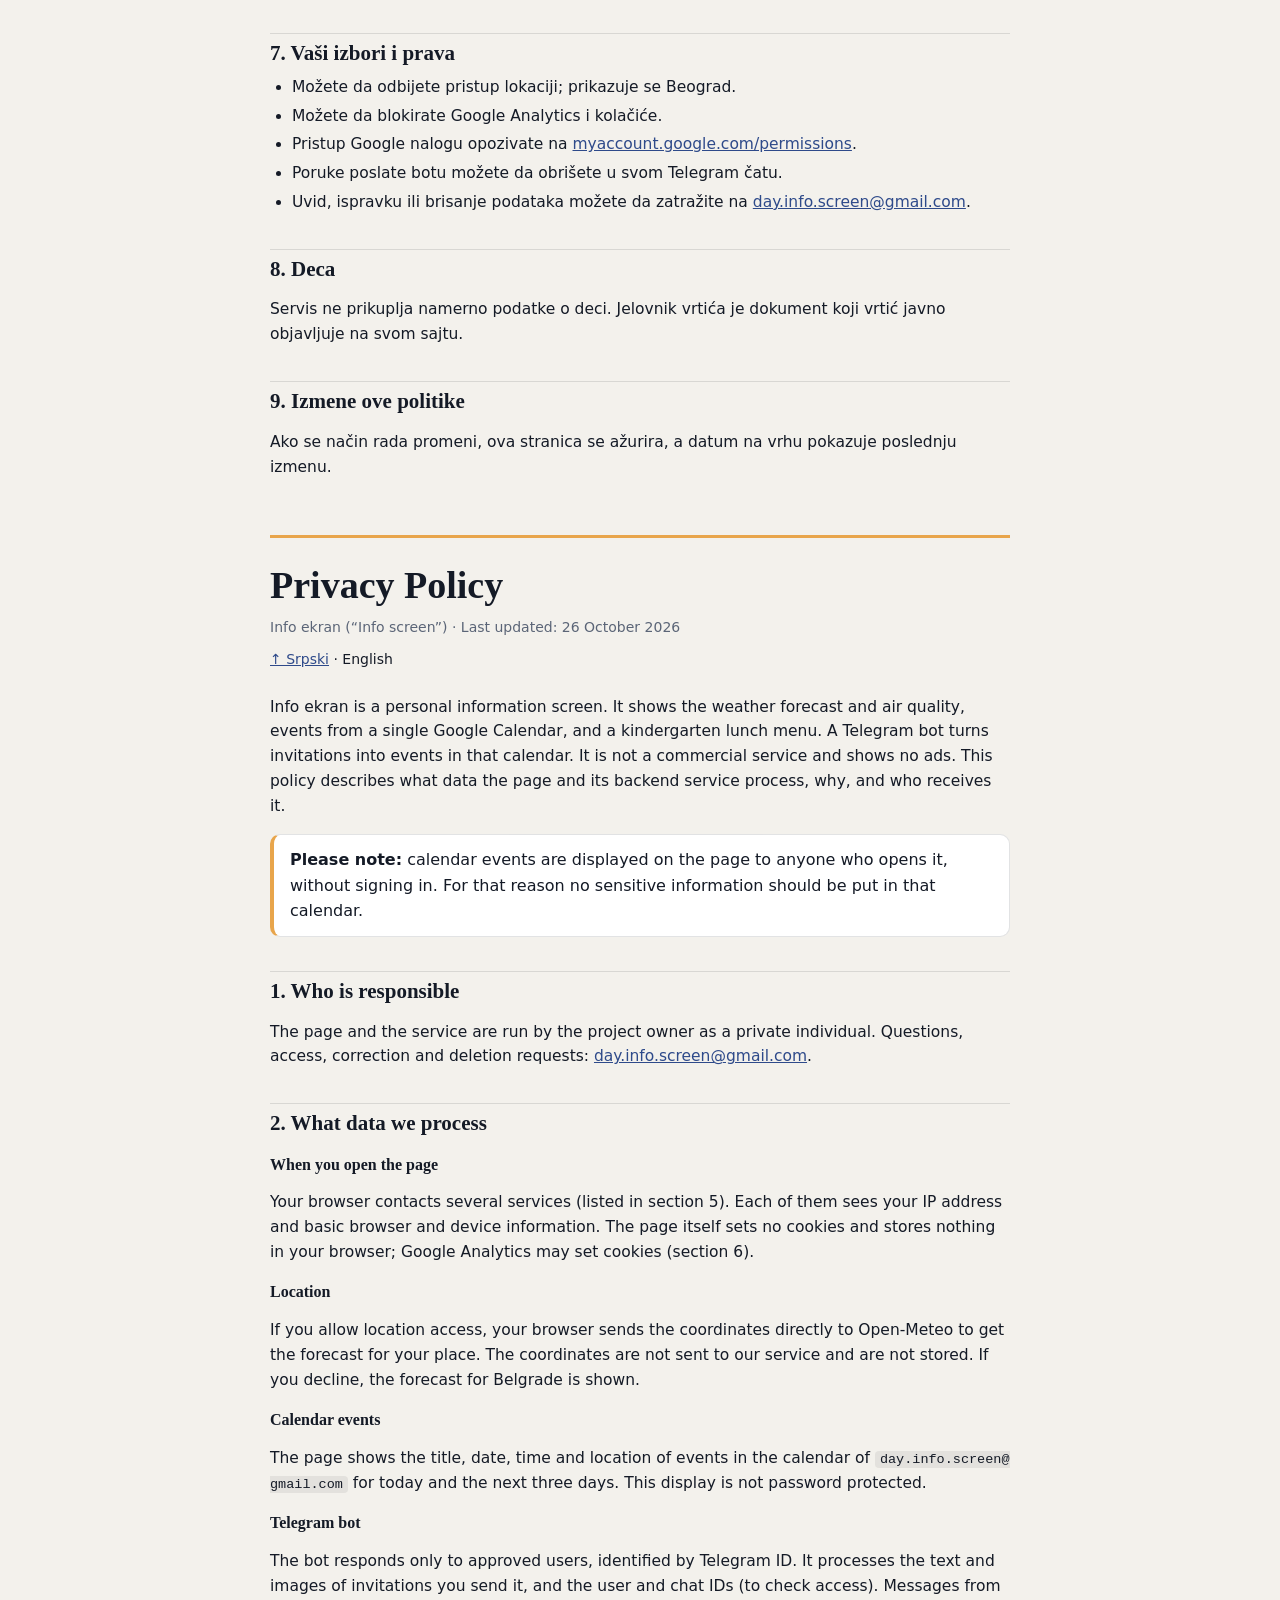
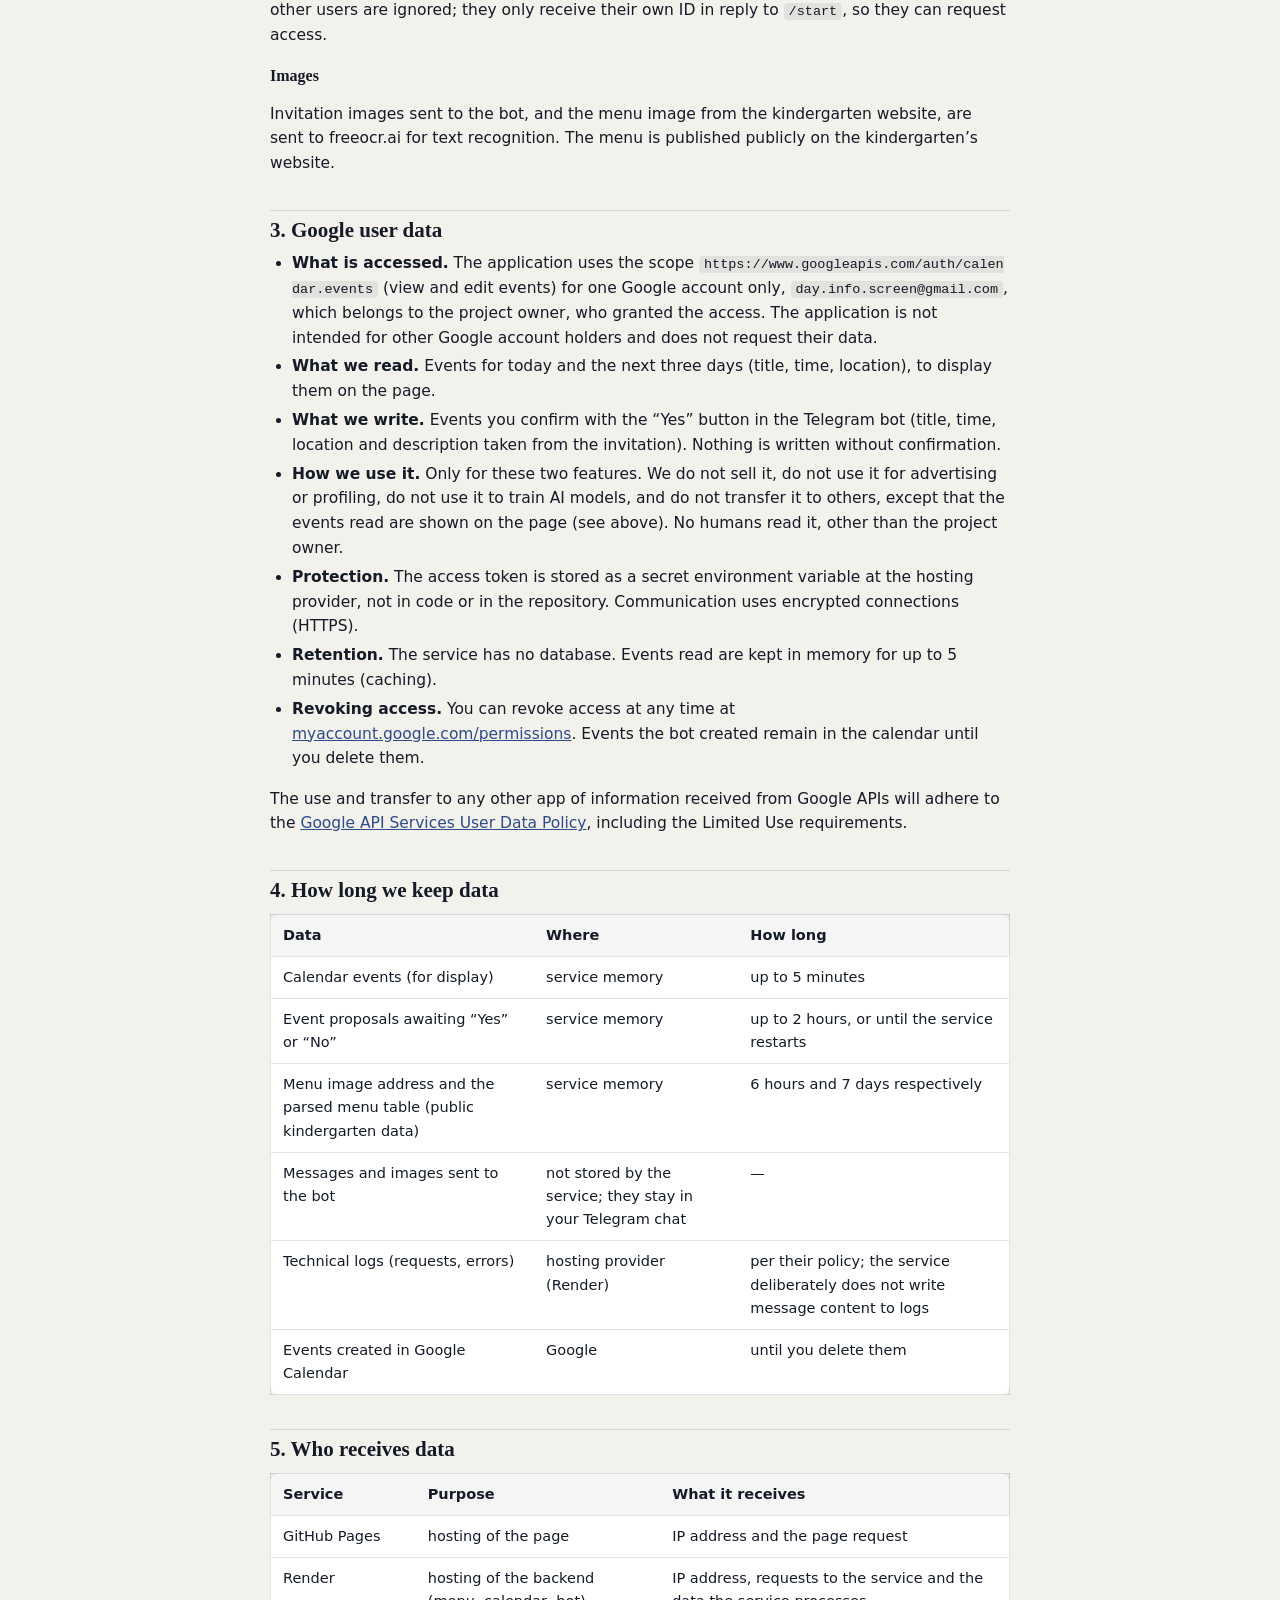
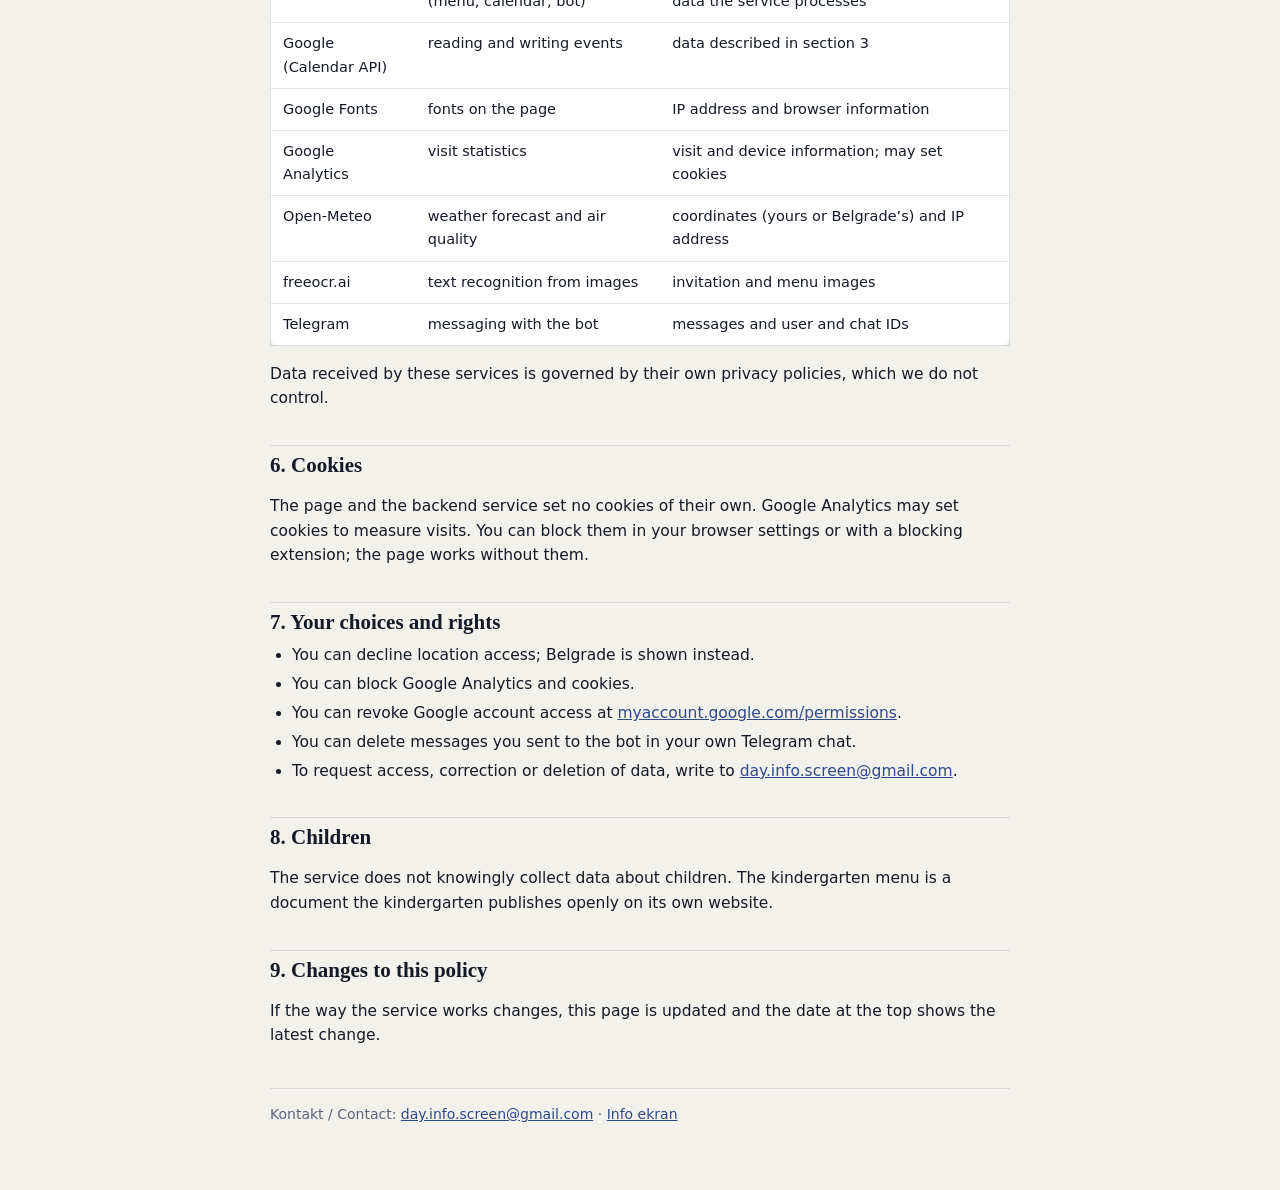
<file: privacy.html>
<!DOCTYPE html>
<html lang="sr">
<head>
<meta charset="UTF-8">
<meta name="viewport" content="width=device-width, initial-scale=1">
<title>Politika privatnosti · Info ekran</title>
<link rel="icon" type="image/svg+xml" href="[data-uri]">
<style>
  :root{
    --bg:#f3f1ec; --panel:#ffffff; --ink:#141a26; --muted:#5b6577; --line:rgba(20,26,38,0.12);
    --accent:#1b2a4a; --amber:#e8a54b; --link:#2e4a8a;
  }
  @media (prefers-color-scheme: dark){
    :root{ --bg:#10141f; --panel:#1a2032; --ink:#eef0f5; --muted:#9aa3b8; --line:rgba(238,240,245,0.14); --accent:#e8a54b; --link:#9db4ea; }
  }
  *{box-sizing:border-box;}
  body{margin:0;background:var(--bg);color:var(--ink);
       font-family:system-ui,-apple-system,"Segoe UI",Roboto,"Helvetica Neue",Arial,sans-serif;
       line-height:1.6;-webkit-font-smoothing:antialiased;}
  main{max-width:780px;margin:0 auto;padding:32px 20px 64px;}
  h1,h2,h3{font-family:Georgia,"Times New Roman",serif;line-height:1.25;}
  h1{font-size:clamp(28px,6vw,38px);margin:0 0 6px;}
  h2{font-size:21px;margin:34px 0 8px;padding-top:6px;border-top:1px solid var(--line);}
  h3{font-size:16px;margin:18px 0 4px;}
  p,li{font-size:15.5px;}
  ul{padding-left:22px;margin:8px 0;}
  li{margin:4px 0;}
  a{color:var(--link);}
  .meta{color:var(--muted);font-size:14px;margin:0 0 4px;}
  .lang{margin:10px 0 24px;font-size:14px;}
  .note{background:var(--panel);border:1px solid var(--line);border-left:4px solid var(--amber);
        border-radius:10px;padding:12px 16px;margin:14px 0;}
  .table-wrap{overflow-x:auto;margin:10px 0;}
  table{border-collapse:collapse;width:100%;min-width:520px;background:var(--panel);
        border:1px solid var(--line);border-radius:10px;font-size:14.5px;}
  th,td{text-align:left;vertical-align:top;padding:9px 12px;border-bottom:1px solid var(--line);}
  th{font-weight:600;background:rgba(127,127,127,0.08);}
  tr:last-child td{border-bottom:none;}
  code{font-family:ui-monospace,Menlo,Consolas,monospace;font-size:13.5px;background:rgba(127,127,127,0.14);
       padding:1px 5px;border-radius:4px;word-break:break-all;}
  footer{margin-top:40px;padding-top:14px;border-top:1px solid var(--line);color:var(--muted);font-size:14px;}
  .back{display:inline-block;margin-bottom:14px;font-size:14px;}
</style>
</head>
<body>
<main>
<a class="back" href="index.html">← Info ekran</a>

<!-- ============================== SRPSKI ============================== -->
<section id="sr" lang="sr">
  <h1>Politika privatnosti</h1>
  <p class="meta">Info ekran · Poslednja izmena: 26. oktobar 2026.</p>
  <p class="lang">Srpski · <a href="#en">English version ↓</a></p>

  <p>Info ekran je lični informativni ekran. Prikazuje vremensku prognozu i kvalitet vazduha, događaje iz jednog Google kalendara i jelovnik vrtića, a uz njega radi Telegram bot koji od pozivnica pravi događaje u tom kalendaru. Nije komercijalna usluga i ne prikazuje reklame. Ovde je opisano koje podatke stranica i pozadinski servis obrađuju, zašto i kome se šalju.</p>

  <div class="note"><strong>Važno:</strong> događaji iz kalendara se na stranici prikazuju svakome ko je otvori, bez prijave. Zato se u taj kalendar ne upisuju osetljivi podaci.</div>

  <h2>1. Ko je odgovoran</h2>
  <p>Stranicu i servis vodi vlasnik projekta kao privatno lice. Pitanja, uvid, ispravke i zahtevi za brisanje: <a href="mailto:day.info.screen@gmail.com">day.info.screen@gmail.com</a>.</p>

  <h2>2. Koje podatke obrađujemo</h2>
  <h3>Kad otvorite stranicu</h3>
  <p>Vaš browser kontaktira nekoliko servisa (spisak je u odeljku 5). Svaki od njih vidi vašu IP adresu i osnovne podatke o browseru i uređaju. Sama stranica ne postavlja kolačiće i ne čuva ništa u browseru; kolačiće može da postavi Google Analytics (odeljak 6).</p>
  <h3>Lokacija</h3>
  <p>Ako dozvolite pristup lokaciji, browser šalje koordinate direktno servisu Open-Meteo da bi prikazao prognozu za vaše mesto. Koordinate se ne šalju na naš servis i ne čuvaju se. Ako odbijete, prikazuje se prognoza za Beograd.</p>
  <h3>Događaji iz kalendara</h3>
  <p>Stranica prikazuje naslov, datum, vreme i lokaciju događaja iz kalendara naloga <code>day.info.screen@gmail.com</code> za današnji dan i naredna tri. Taj prikaz nije zaštićen lozinkom.</p>
  <h3>Telegram bot</h3>
  <p>Bot odgovara samo odobrenim korisnicima, koji se prepoznaju po Telegram ID-ju. Obrađuje tekst i slike pozivnica koje mu pošaljete, kao i ID korisnika i čata (radi provere pristupa). Poruke ostalih korisnika se ignorišu; jedino na komandu <code>/start</code> dobijaju svoj ID, da bi mogli da zatraže pristup.</p>
  <h3>Slike</h3>
  <p>Slike pozivnica koje pošaljete botu i slika jelovnika sa sajta vrtića šalju se servisu freeocr.ai radi prepoznavanja teksta. Jelovnik je javno objavljen na sajtu vrtića.</p>

  <h2>3. Google korisnički podaci</h2>
  <ul>
    <li><strong>Kome i čemu se pristupa.</strong> Aplikacija koristi dozvolu <code>https://www.googleapis.com/auth/calendar.events</code> (pregled i izmena događaja) i to samo za jedan Google nalog, <code>day.info.screen@gmail.com</code>. Taj nalog pripada vlasniku projekta, koji je sam odobrio pristup. Aplikacija nije namenjena drugim korisnicima Google naloga i ne traži njihove podatke.</li>
    <li><strong>Šta čitamo.</strong> Događaje za današnji dan i naredna tri (naslov, vreme, lokacija), radi prikaza na stranici.</li>
    <li><strong>Šta upisujemo.</strong> Događaje koje potvrdite dugmetom „Da“ u Telegram botu (naslov, vreme, lokacija i opis iz pozivnice). Ništa se ne upisuje bez potvrde.</li>
    <li><strong>Kako ih koristimo.</strong> Samo za ove dve funkcije. Ne prodajemo ih, ne koristimo ih za reklame ni profilisanje, ne koristimo ih za obuku modela veštačke inteligencije i ne prenosimo ih drugim stranama, osim što se pročitani događaji prikazuju na stranici (vidi gore). Ne čitaju ih ljudi, osim vlasnika projekta.</li>
    <li><strong>Zaštita.</strong> Pristupni token čuva se kao tajna promenljiva okruženja kod hosting provajdera, ne u kodu ni u repozitorijumu. Komunikacija ide šifrovanom vezom (HTTPS).</li>
    <li><strong>Čuvanje.</strong> Servis nema bazu podataka. Pročitani događaji drže se u memoriji do 5 minuta radi keširanja.</li>
    <li><strong>Povlačenje pristupa.</strong> Pristup možete da opozovete u bilo kom trenutku na <a href="https://myaccount.google.com/permissions" rel="noopener">myaccount.google.com/permissions</a>. Događaji koje je bot upisao ostaju u kalendaru dok ih ne obrišete.</li>
  </ul>
  <p>Korišćenje i prenos informacija dobijenih od Google API-ja pridržava se pravila <a href="https://developers.google.com/terms/api-services-user-data-policy" rel="noopener">Google API Services User Data Policy</a>, uključujući zahteve o ograničenoj upotrebi (Limited Use).</p>

  <h2>4. Koliko dugo čuvamo podatke</h2>
  <div class="table-wrap"><table>
    <tr><th>Podatak</th><th>Gde</th><th>Koliko dugo</th></tr>
    <tr><td>Događaji iz kalendara (za prikaz)</td><td>memorija servisa</td><td>do 5 minuta</td></tr>
    <tr><td>Predlozi događaja koji čekaju „Da“ ili „Ne“</td><td>memorija servisa</td><td>do 2 sata, ili do restarta servisa</td></tr>
    <tr><td>Adresa slike jelovnika i pročitana tabela jelovnika (javni podaci vrtića)</td><td>memorija servisa</td><td>6 sati, odnosno 7 dana</td></tr>
    <tr><td>Poruke i slike poslate botu</td><td>ne čuvamo ih u servisu; ostaju u vašem Telegram čatu</td><td>—</td></tr>
    <tr><td>Tehnički logovi (zahtevi, greške)</td><td>hosting provajder (Render)</td><td>prema njihovim pravilima; servis namerno ne upisuje sadržaj poruka u logove</td></tr>
    <tr><td>Događaji upisani u Google kalendar</td><td>Google</td><td>dok ih ne obrišete</td></tr>
  </table></div>

  <h2>5. Kome se podaci šalju</h2>
  <div class="table-wrap"><table>
    <tr><th>Servis</th><th>Čemu služi</th><th>Šta dobija</th></tr>
    <tr><td>GitHub Pages</td><td>hosting stranice</td><td>IP adresa i zahtev za stranicu</td></tr>
    <tr><td>Render</td><td>hosting pozadinskog servisa (jelovnik, kalendar, bot)</td><td>IP adresa, zahtevi ka servisu i podaci koje servis obrađuje</td></tr>
    <tr><td>Google (Calendar API)</td><td>čitanje i upis događaja</td><td>podaci iz odeljka 3</td></tr>
    <tr><td>Google Fonts</td><td>pisma na stranici</td><td>IP adresa i podaci o browseru</td></tr>
    <tr><td>Google Analytics</td><td>statistika poseta</td><td>podaci o poseti i uređaju; može da postavi kolačiće</td></tr>
    <tr><td>Open-Meteo</td><td>vremenska prognoza i kvalitet vazduha</td><td>koordinate (vaše ili Beograda) i IP adresa</td></tr>
    <tr><td>freeocr.ai</td><td>prepoznavanje teksta sa slika</td><td>slike pozivnica i jelovnika</td></tr>
    <tr><td>Telegram</td><td>razmena poruka sa botom</td><td>poruke i ID-jevi korisnika i čata</td></tr>
  </table></div>
  <p>Za podatke koje primaju ovi servisi važe njihove politike privatnosti; mi na njih ne možemo da utičemo.</p>

  <h2>6. Kolačići</h2>
  <p>Stranica i pozadinski servis ne postavljaju sopstvene kolačiće. Google Analytics može da postavi kolačiće radi merenja poseta. Možete da ih blokirate u podešavanjima browsera ili dodatkom za blokiranje; stranica radi i bez njih.</p>

  <h2>7. Vaši izbori i prava</h2>
  <ul>
    <li>Možete da odbijete pristup lokaciji; prikazuje se Beograd.</li>
    <li>Možete da blokirate Google Analytics i kolačiće.</li>
    <li>Pristup Google nalogu opozivate na <a href="https://myaccount.google.com/permissions" rel="noopener">myaccount.google.com/permissions</a>.</li>
    <li>Poruke poslate botu možete da obrišete u svom Telegram čatu.</li>
    <li>Uvid, ispravku ili brisanje podataka možete da zatražite na <a href="mailto:day.info.screen@gmail.com">day.info.screen@gmail.com</a>.</li>
  </ul>

  <h2>8. Deca</h2>
  <p>Servis ne prikuplja namerno podatke o deci. Jelovnik vrtića je dokument koji vrtić javno objavljuje na svom sajtu.</p>

  <h2>9. Izmene ove politike</h2>
  <p>Ako se način rada promeni, ova stranica se ažurira, a datum na vrhu pokazuje poslednju izmenu.</p>
</section>

<!-- ============================== ENGLISH ============================== -->
<section id="en" lang="en" style="margin-top:56px;padding-top:24px;border-top:3px solid var(--amber);">
  <h1>Privacy Policy</h1>
  <p class="meta">Info ekran (“Info screen”) · Last updated: 26 October 2026</p>
  <p class="lang"><a href="#sr">↑ Srpski</a> · English</p>

  <p>Info ekran is a personal information screen. It shows the weather forecast and air quality, events from a single Google Calendar, and a kindergarten lunch menu. A Telegram bot turns invitations into events in that calendar. It is not a commercial service and shows no ads. This policy describes what data the page and its backend service process, why, and who receives it.</p>

  <div class="note"><strong>Please note:</strong> calendar events are displayed on the page to anyone who opens it, without signing in. For that reason no sensitive information should be put in that calendar.</div>

  <h2>1. Who is responsible</h2>
  <p>The page and the service are run by the project owner as a private individual. Questions, access, correction and deletion requests: <a href="mailto:day.info.screen@gmail.com">day.info.screen@gmail.com</a>.</p>

  <h2>2. What data we process</h2>
  <h3>When you open the page</h3>
  <p>Your browser contacts several services (listed in section 5). Each of them sees your IP address and basic browser and device information. The page itself sets no cookies and stores nothing in your browser; Google Analytics may set cookies (section 6).</p>
  <h3>Location</h3>
  <p>If you allow location access, your browser sends the coordinates directly to Open-Meteo to get the forecast for your place. The coordinates are not sent to our service and are not stored. If you decline, the forecast for Belgrade is shown.</p>
  <h3>Calendar events</h3>
  <p>The page shows the title, date, time and location of events in the calendar of <code>day.info.screen@gmail.com</code> for today and the next three days. This display is not password protected.</p>
  <h3>Telegram bot</h3>
  <p>The bot responds only to approved users, identified by Telegram ID. It processes the text and images of invitations you send it, and the user and chat IDs (to check access). Messages from other users are ignored; they only receive their own ID in reply to <code>/start</code>, so they can request access.</p>
  <h3>Images</h3>
  <p>Invitation images sent to the bot, and the menu image from the kindergarten website, are sent to freeocr.ai for text recognition. The menu is published publicly on the kindergarten’s website.</p>

  <h2>3. Google user data</h2>
  <ul>
    <li><strong>What is accessed.</strong> The application uses the scope <code>https://www.googleapis.com/auth/calendar.events</code> (view and edit events) for one Google account only, <code>day.info.screen@gmail.com</code>, which belongs to the project owner, who granted the access. The application is not intended for other Google account holders and does not request their data.</li>
    <li><strong>What we read.</strong> Events for today and the next three days (title, time, location), to display them on the page.</li>
    <li><strong>What we write.</strong> Events you confirm with the “Yes” button in the Telegram bot (title, time, location and description taken from the invitation). Nothing is written without confirmation.</li>
    <li><strong>How we use it.</strong> Only for these two features. We do not sell it, do not use it for advertising or profiling, do not use it to train AI models, and do not transfer it to others, except that the events read are shown on the page (see above). No humans read it, other than the project owner.</li>
    <li><strong>Protection.</strong> The access token is stored as a secret environment variable at the hosting provider, not in code or in the repository. Communication uses encrypted connections (HTTPS).</li>
    <li><strong>Retention.</strong> The service has no database. Events read are kept in memory for up to 5 minutes (caching).</li>
    <li><strong>Revoking access.</strong> You can revoke access at any time at <a href="https://myaccount.google.com/permissions" rel="noopener">myaccount.google.com/permissions</a>. Events the bot created remain in the calendar until you delete them.</li>
  </ul>
  <p>The use and transfer to any other app of information received from Google APIs will adhere to the <a href="https://developers.google.com/terms/api-services-user-data-policy" rel="noopener">Google API Services User Data Policy</a>, including the Limited Use requirements.</p>

  <h2>4. How long we keep data</h2>
  <div class="table-wrap"><table>
    <tr><th>Data</th><th>Where</th><th>How long</th></tr>
    <tr><td>Calendar events (for display)</td><td>service memory</td><td>up to 5 minutes</td></tr>
    <tr><td>Event proposals awaiting “Yes” or “No”</td><td>service memory</td><td>up to 2 hours, or until the service restarts</td></tr>
    <tr><td>Menu image address and the parsed menu table (public kindergarten data)</td><td>service memory</td><td>6 hours and 7 days respectively</td></tr>
    <tr><td>Messages and images sent to the bot</td><td>not stored by the service; they stay in your Telegram chat</td><td>—</td></tr>
    <tr><td>Technical logs (requests, errors)</td><td>hosting provider (Render)</td><td>per their policy; the service deliberately does not write message content to logs</td></tr>
    <tr><td>Events created in Google Calendar</td><td>Google</td><td>until you delete them</td></tr>
  </table></div>

  <h2>5. Who receives data</h2>
  <div class="table-wrap"><table>
    <tr><th>Service</th><th>Purpose</th><th>What it receives</th></tr>
    <tr><td>GitHub Pages</td><td>hosting of the page</td><td>IP address and the page request</td></tr>
    <tr><td>Render</td><td>hosting of the backend (menu, calendar, bot)</td><td>IP address, requests to the service and the data the service processes</td></tr>
    <tr><td>Google (Calendar API)</td><td>reading and writing events</td><td>data described in section 3</td></tr>
    <tr><td>Google Fonts</td><td>fonts on the page</td><td>IP address and browser information</td></tr>
    <tr><td>Google Analytics</td><td>visit statistics</td><td>visit and device information; may set cookies</td></tr>
    <tr><td>Open-Meteo</td><td>weather forecast and air quality</td><td>coordinates (yours or Belgrade’s) and IP address</td></tr>
    <tr><td>freeocr.ai</td><td>text recognition from images</td><td>invitation and menu images</td></tr>
    <tr><td>Telegram</td><td>messaging with the bot</td><td>messages and user and chat IDs</td></tr>
  </table></div>
  <p>Data received by these services is governed by their own privacy policies, which we do not control.</p>

  <h2>6. Cookies</h2>
  <p>The page and the backend service set no cookies of their own. Google Analytics may set cookies to measure visits. You can block them in your browser settings or with a blocking extension; the page works without them.</p>

  <h2>7. Your choices and rights</h2>
  <ul>
    <li>You can decline location access; Belgrade is shown instead.</li>
    <li>You can block Google Analytics and cookies.</li>
    <li>You can revoke Google account access at <a href="https://myaccount.google.com/permissions" rel="noopener">myaccount.google.com/permissions</a>.</li>
    <li>You can delete messages you sent to the bot in your own Telegram chat.</li>
    <li>To request access, correction or deletion of data, write to <a href="mailto:day.info.screen@gmail.com">day.info.screen@gmail.com</a>.</li>
  </ul>

  <h2>8. Children</h2>
  <p>The service does not knowingly collect data about children. The kindergarten menu is a document the kindergarten publishes openly on its own website.</p>

  <h2>9. Changes to this policy</h2>
  <p>If the way the service works changes, this page is updated and the date at the top shows the latest change.</p>
</section>

<footer>
  Kontakt / Contact: <a href="mailto:day.info.screen@gmail.com">day.info.screen@gmail.com</a> · <a href="index.html">Info ekran</a>
</footer>
</main>
</body>
</html>
</file>
